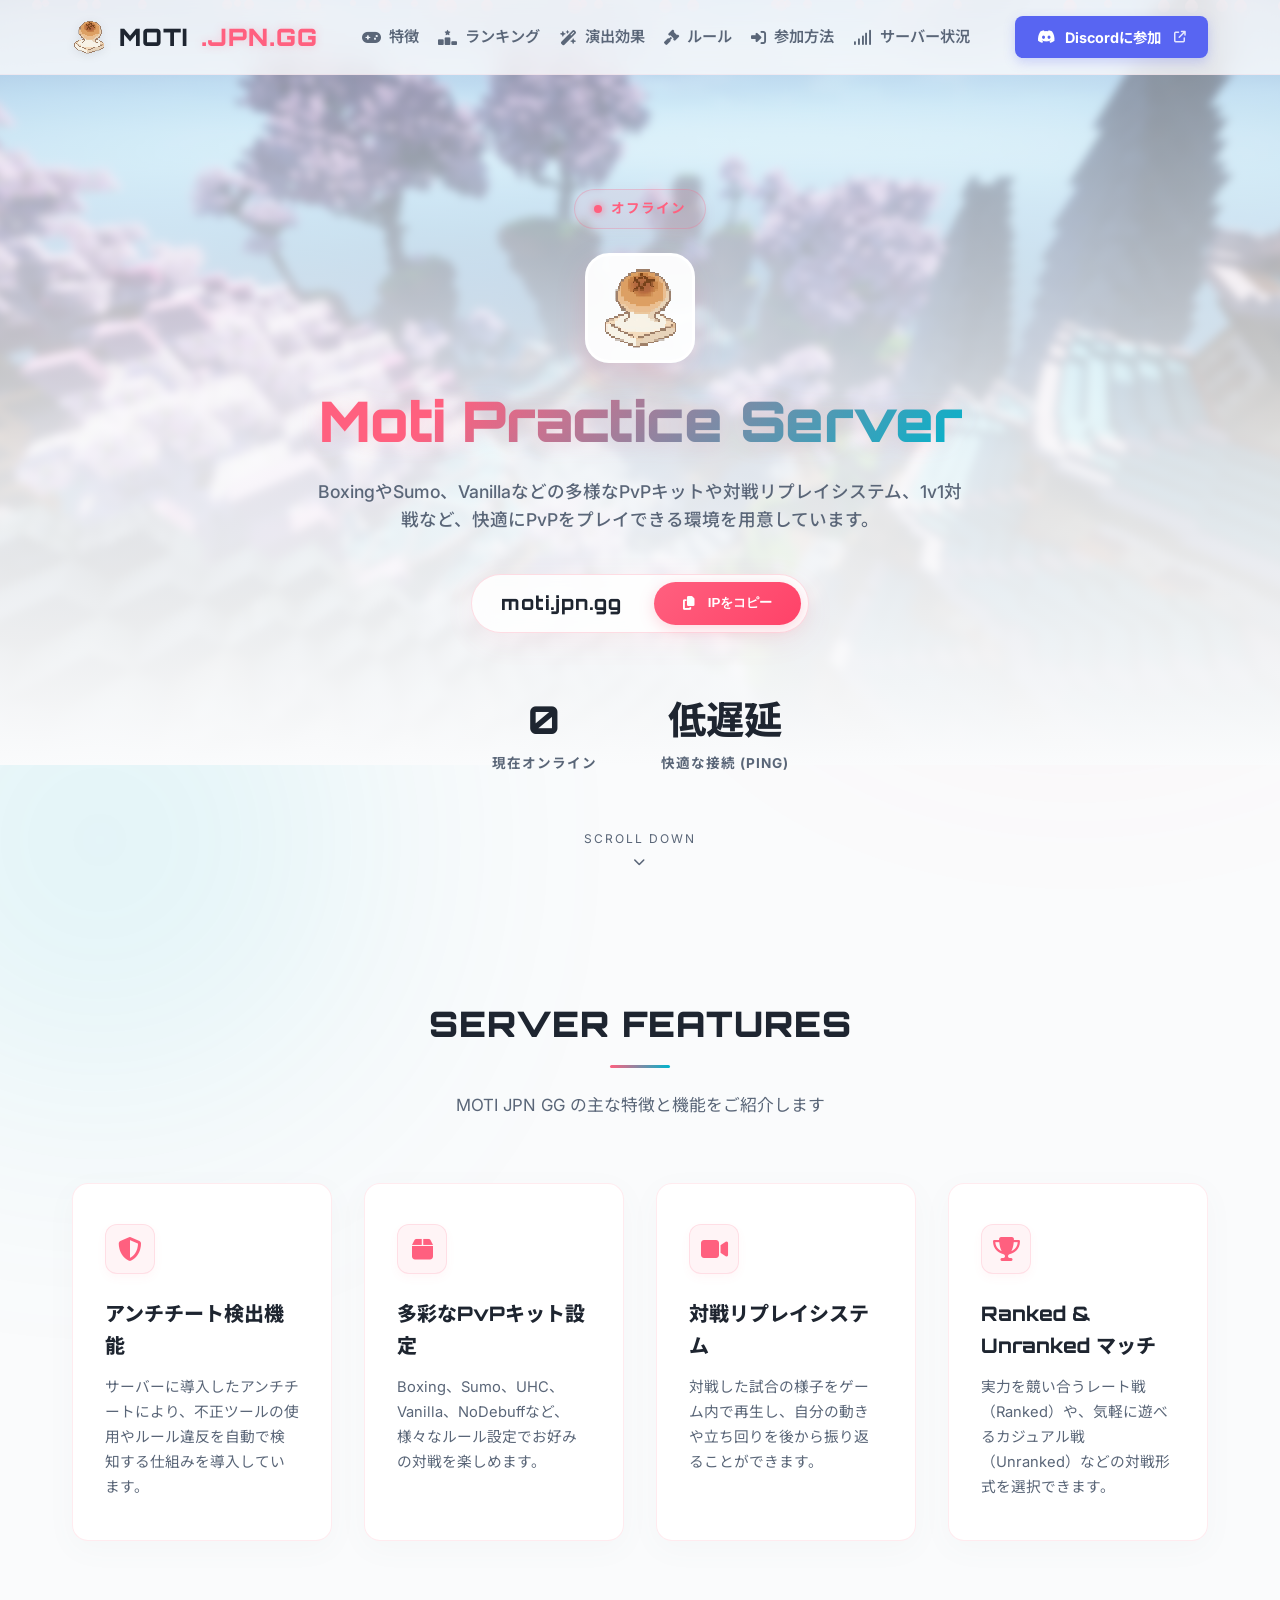
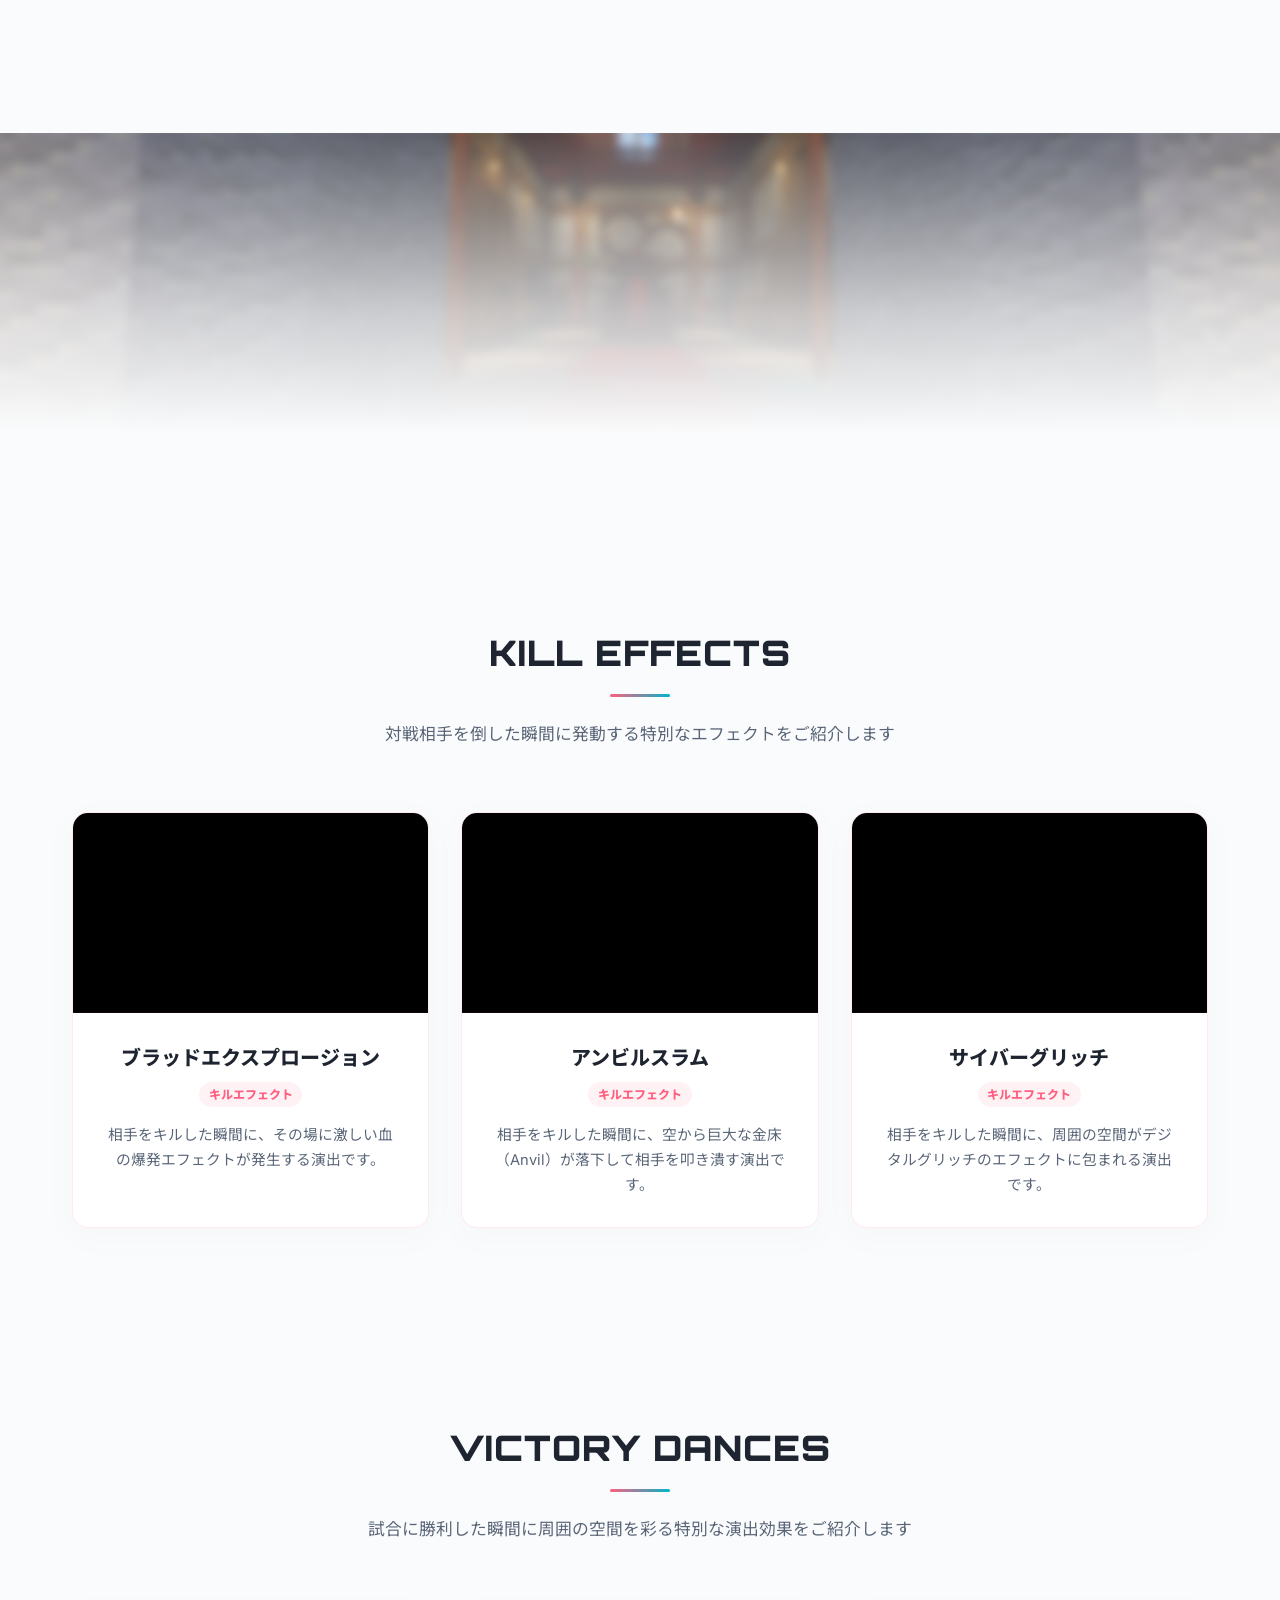
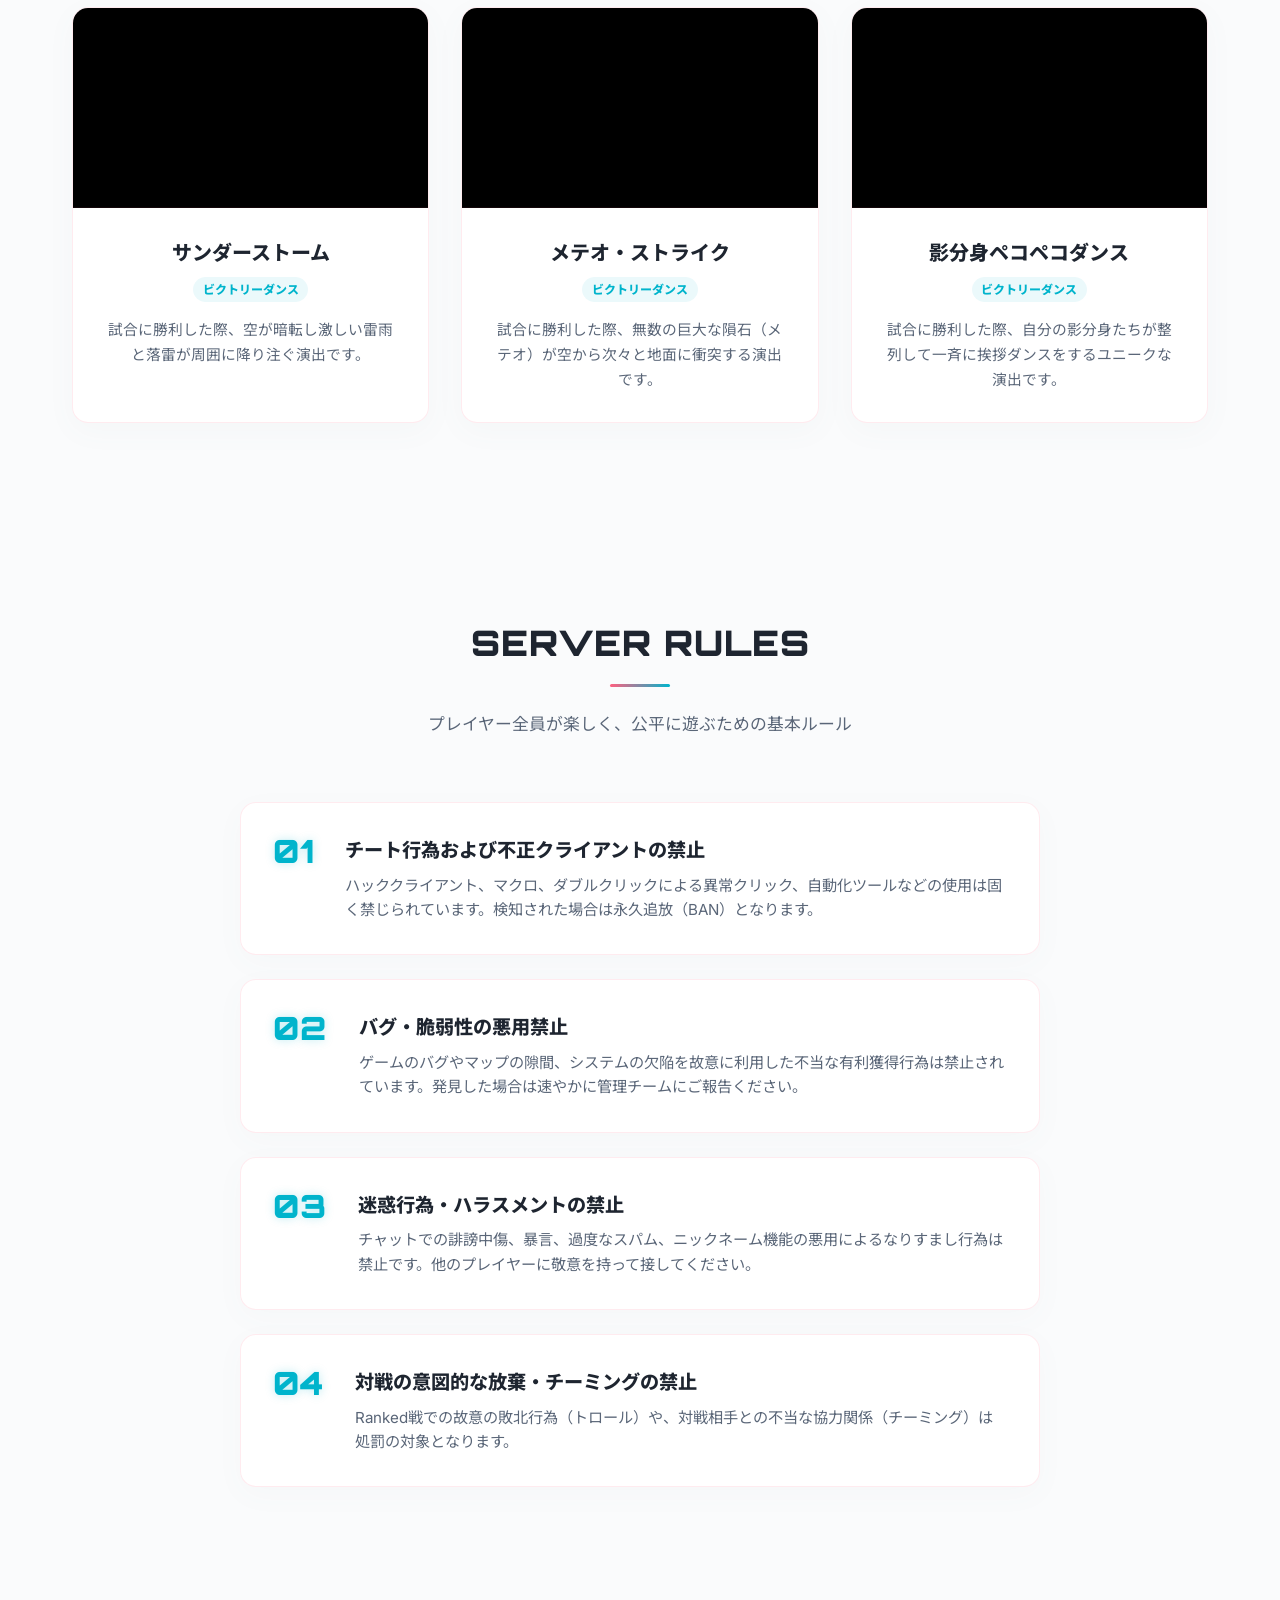
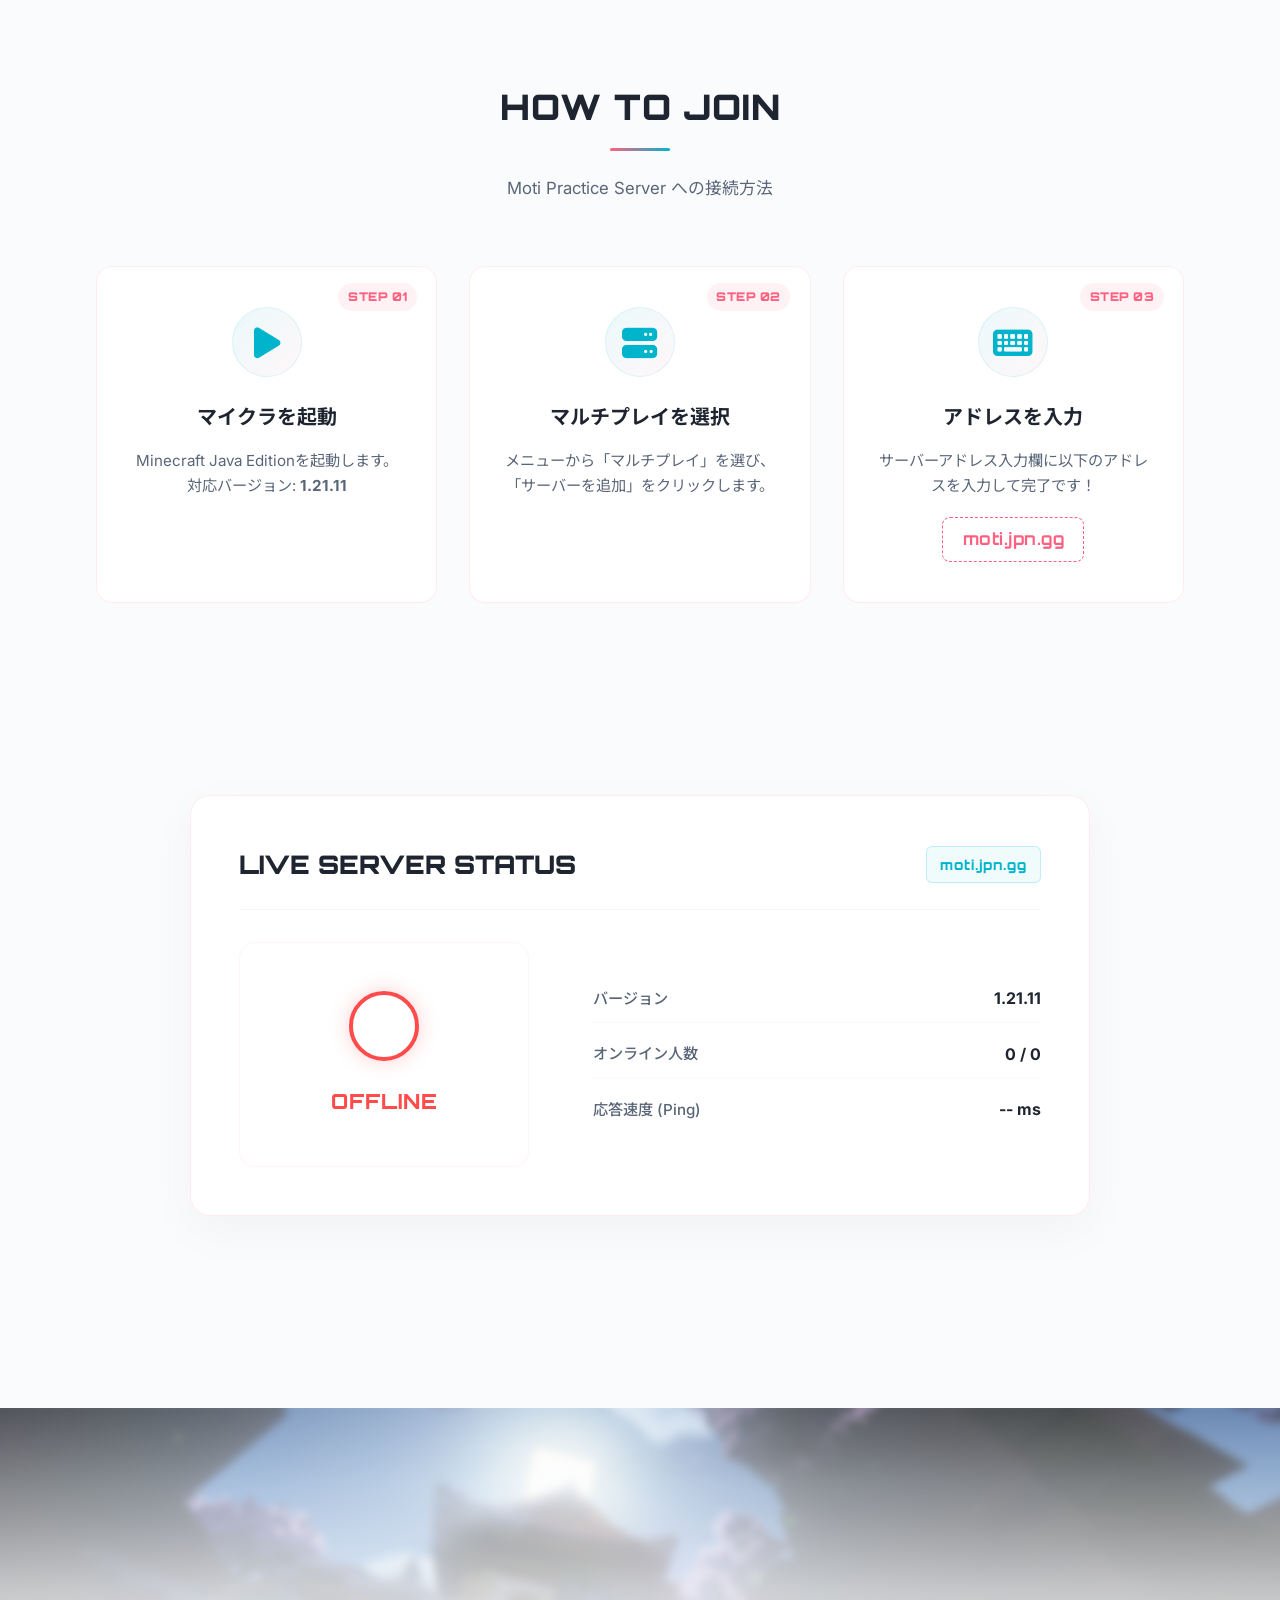
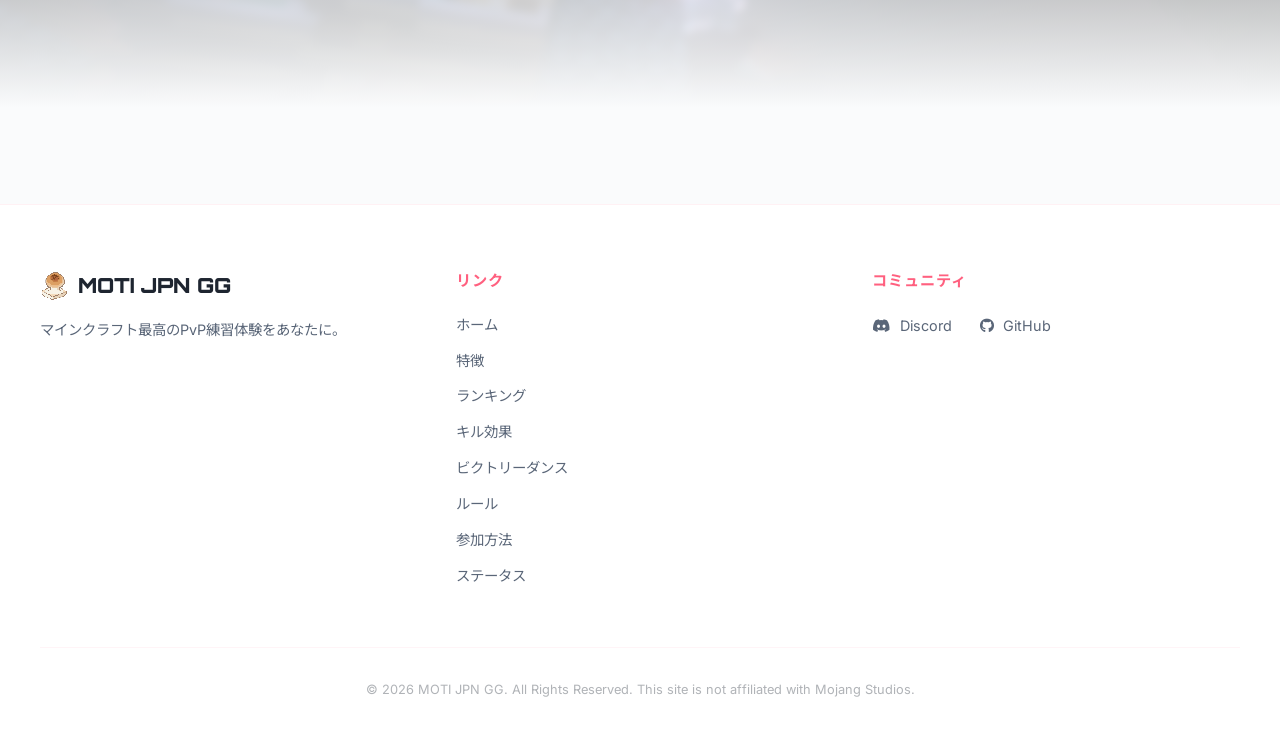
<file: index.html>
<!DOCTYPE html>
<html lang="ja">
<head>
    <meta charset="UTF-8">
    <meta name="viewport" content="width=device-width, initial-scale=1.0">
    <title>MOTI JPN GG | マインクラフト PvP プラクティスサーバー</title>
    <meta name="description" content="MOTI JPN GGは、Sumo, Boxing, Vanilla, UHCなどの充実したキット対戦、アンチチート機能、リプレイ機能を備えたMinecraft PvPプラクティスサーバーです。IP: moti.jpn.gg">
    
    <!-- Google Fonts -->
    <link rel="preconnect" href="https://fonts.googleapis.com">
    <link rel="preconnect" href="https://fonts.gstatic.com" crossorigin>
    <link href="https://fonts.googleapis.com/css2?family=Inter:wght@300;400;600;700;800&family=Orbitron:wght@500;700;900&family=Noto+Sans+JP:wght@400;500;700;900&display=swap" rel="stylesheet">
    
    <!-- FontAwesome Icons -->
    <link rel="stylesheet" href="https://cdnjs.cloudflare.com/ajax/libs/font-awesome/6.4.0/css/all.min.css">
    
    <!-- Favicon (Tab Icon) -->
    <link rel="icon" href="assets/logo.png" type="image/png">
    
    <!-- CSS Stylesheet -->
    <link rel="stylesheet" href="style.css">
</head>
<body>
    <!-- Sakura Falling Background effect container -->
    <div class="sakura-container" id="sakura-container"></div>

    <!-- Background Glows (Sakura Soft Pink & Cyan) -->
    <div class="bg-glow bg-glow-1"></div>
    <div class="bg-glow bg-glow-2"></div>

    <!-- Navigation Header -->
    <header class="header">
        <div class="nav-container">
            <a href="#" class="logo" id="nav-logo">
                <img src="assets/logo.png" alt="Mochi Logo" class="logo-img">
                <span class="logo-moti">MOTI</span><span class="logo-gg">.JPN.GG</span>
            </a>
            
            <nav class="nav-menu" id="nav-menu">
                <a href="index.html#features" class="nav-link" id="link-features"><i class="fa-solid fa-gamepad"></i> 特徴</a>
                <a href="leaderboard.html" class="nav-link" id="link-leaderboard"><i class="fa-solid fa-ranking-star"></i> ランキング</a>
                <a href="index.html#cosmetics" class="nav-link" id="link-cosmetics"><i class="fa-solid fa-wand-magic-sparkles"></i> 演出効果</a>
                <a href="index.html#rules" class="nav-link" id="link-rules"><i class="fa-solid fa-gavel"></i> ルール</a>
                <a href="index.html#join" class="nav-link" id="link-join"><i class="fa-solid fa-right-to-bracket"></i> 参加方法</a>
                <a href="index.html#status" class="nav-link" id="link-status"><i class="fa-solid fa-signal"></i> サーバー状況</a>
            </nav>
            
            <div class="nav-cta">
                <a href="https://discord.gg/aWamq5YGHT" target="_blank" class="btn btn-discord-nav" id="btn-discord-nav">
                    <i class="fa-brands fa-discord"></i> Discordに参加 <i class="fa-solid fa-arrow-up-right-from-square" style="font-size: 0.75rem; margin-left: 0.2rem; opacity: 0.85;"></i>
                </a>
            </div>
            
            <button class="mobile-menu-toggle" id="mobile-menu-toggle" aria-label="Toggle menu">
                <i class="fa-solid fa-bars"></i>
            </button>
        </div>
    </header>

    <!-- Mobile Drawer Menu -->
    <div class="mobile-drawer" id="mobile-drawer">
        <button class="mobile-drawer-close" id="mobile-drawer-close"><i class="fa-solid fa-xmark"></i></button>
        <div class="drawer-links">
            <a href="index.html#home" class="drawer-link" id="drawer-link-home"><i class="fa-solid fa-house"></i> ホーム</a>
            <a href="index.html#features" class="drawer-link" id="drawer-link-features"><i class="fa-solid fa-gamepad"></i> 特徴</a>
            <a href="leaderboard.html" class="drawer-link" id="drawer-link-leaderboard"><i class="fa-solid fa-ranking-star"></i> ランキング</a>
            <a href="index.html#cosmetics" class="drawer-link" id="drawer-link-cosmetics"><i class="fa-solid fa-skull"></i> キル効果</a>
            <a href="index.html#victorydances" class="drawer-link" id="drawer-link-victorydances"><i class="fa-solid fa-trophy"></i> ビクトリーダンス</a>
            <a href="index.html#rules" class="drawer-link" id="drawer-link-rules"><i class="fa-solid fa-gavel"></i> ルール</a>
            <a href="index.html#join" class="drawer-link" id="drawer-link-join"><i class="fa-solid fa-right-to-bracket"></i> 参加方法</a>
            <a href="index.html#status" class="drawer-link" id="drawer-link-status"><i class="fa-solid fa-signal"></i> サーバー状況</a>
            <button class="btn btn-copy-ip" id="btn-copy-ip-drawer" style="margin-top: 2rem; width: 100%;">
                <i class="fa-solid fa-copy"></i> IPをコピー
            </button>
        </div>
    </div>

    <!-- Main Content Container -->
    <main>
        <!-- Hero Section -->
        <section id="home" class="hero-section">
            <div class="hero-banner-container">
                <div class="hero-banner-image" style="background-image: url('assets/lobby.jpg');"></div>
                <div class="hero-banner-overlay"></div>
            </div>
            
            <div class="hero-content">
                <div class="status-badge" id="hero-status-badge">
                    <span class="pulse-indicator"></span>
                    <span class="status-badge-text" id="status-badge-text">読み込み中...</span>
                </div>

                <div class="hero-icon-container">
                    <img src="assets/logo.png" alt="Mochi Mascot" class="hero-mascot-img">
                </div>
                
                <h1 class="hero-title">
                    <span class="text-glow">Moti Practice Server</span>
                </h1>
                
                <p class="hero-description">
                    BoxingやSumo、Vanillaなどの多様なPvPキットや対戦リプレイシステム、1v1対戦など、快適にPvPをプレイできる環境を用意しています。
                </p>

                <!-- Copy IP Card -->
                <div class="copy-ip-container">
                    <div class="ip-display" id="ip-address">moti.jpn.gg</div>
                    <button class="btn-copy-hero" id="btn-copy-ip-hero" aria-label="Copy server IP address">
                        <span class="copy-icon"><i class="fa-solid fa-copy"></i></span>
                        <span class="copy-text">IPをコピー</span>
                    </button>
                </div>
                
                <div class="hero-stats">
                    <div class="stat-card">
                        <span class="stat-number" id="hero-online-count">0</span>
                        <span class="stat-label">現在オンライン</span>
                    </div>
                    <div class="stat-card">
                        <span class="stat-number">低遅延</span>
                        <span class="stat-label">快適な接続 (Ping)</span>
                    </div>
                </div>
            </div>
            
            <div class="scroll-indicator">
                <span>SCROLL DOWN</span>
                <i class="fa-solid fa-chevron-down"></i>
            </div>
        </section>

        <!-- Features Section -->
        <section id="features" class="section">
            <h2 class="section-title">SERVER FEATURES <span class="accent-line"></span></h2>
            <p class="section-subtitle">MOTI JPN GG の主な特徴と機能をご紹介します</p>
            
            <div class="grid-container">
                <!-- Feature 1 -->
                <div class="feature-card">
                    <div class="feature-icon"><i class="fa-solid fa-shield-halved"></i></div>
                    <h3>アンチチート検出機能</h3>
                    <p>サーバーに導入したアンチチートにより、不正ツールの使用やルール違反を自動で検知する仕組みを導入しています。</p>
                </div>
                
                <!-- Feature 2 -->
                <div class="feature-card">
                    <div class="feature-icon"><i class="fa-solid fa-box"></i></div>
                    <h3>多彩なPvPキット設定</h3>
                    <p>Boxing、Sumo、UHC、Vanilla、NoDebuffなど、様々なルール設定でお好みの対戦を楽しめます。</p>
                </div>
                
                <!-- Feature 3 -->
                <div class="feature-card">
                    <div class="feature-icon"><i class="fa-solid fa-video"></i></div>
                    <h3>対戦リプレイシステム</h3>
                    <p>対戦した試合の様子をゲーム内で再生し、自分の動きや立ち回りを後から振り返ることができます。</p>
                </div>

                <!-- Feature 4 -->
                <div class="feature-card">
                    <div class="feature-icon"><i class="fa-solid fa-trophy"></i></div>
                    <h3>Ranked & Unranked マッチ</h3>
                    <p>実力を競い合うレート戦（Ranked）や、気軽に遊べるカジュアル戦（Unranked）などの対戦形式を選択できます。</p>
                </div>
            </div>
        </section>

        <!-- Middle Banner Section -->
        <section class="mid-banner-section">
            <div class="banner-container">
                <div class="banner-image" style="background-image: url('assets/middle_banner.png');"></div>
                <div class="banner-overlay"></div>
            </div>
        </section>


        <!-- Kill Effects Section -->
        <section id="cosmetics" class="section">
            <h2 class="section-title">KILL EFFECTS <span class="accent-line"></span></h2>
            <p class="section-subtitle">対戦相手を倒した瞬間に発動する特別なエフェクトをご紹介します</p>
            
            <div class="grid-container">
                <!-- Video 1 -->
                <div class="feature-card cosmetic-card">
                    <div class="video-wrapper">
                        <video class="cosmetic-video" autoplay loop muted playsinline>
                            <source src="assets/blood_explosion.mp4" type="video/mp4">
                            お使いのブラウザは動画の再生に対応していません。
                        </video>
                    </div>
                    <div class="cosmetic-info">
                        <h3>ブラッドエクスプロージョン</h3>
                        <span class="cosmetic-badge killeffect-badge">キルエフェクト</span>
                        <p>相手をキルした瞬間に、その場に激しい血の爆発エフェクトが発生する演出です。</p>
                    </div>
                </div>
                
                <!-- Video 2 -->
                <div class="feature-card cosmetic-card">
                    <div class="video-wrapper">
                        <video class="cosmetic-video" autoplay loop muted playsinline>
                            <source src="assets/anvil_slam.mp4" type="video/mp4">
                            お使いのブラウザは動画の再生に対応していません。
                        </video>
                    </div>
                    <div class="cosmetic-info">
                        <h3>アンビルスラム</h3>
                        <span class="cosmetic-badge killeffect-badge">キルエフェクト</span>
                        <p>相手をキルした瞬間に、空から巨大な金床（Anvil）が落下して相手を叩き潰す演出です。</p>
                    </div>
                </div>
                
                <!-- Video 3 -->
                <div class="feature-card cosmetic-card">
                    <div class="video-wrapper">
                        <video class="cosmetic-video" autoplay loop muted playsinline>
                            <source src="assets/cyber_glitch.mp4" type="video/mp4">
                            お使いのブラウザは動画の再生に対応していません。
                        </video>
                    </div>
                    <div class="cosmetic-info">
                        <h3>サイバーグリッチ</h3>
                        <span class="cosmetic-badge killeffect-badge">キルエフェクト</span>
                        <p>相手をキルした瞬間に、周囲の空間がデジタルグリッチのエフェクトに包まれる演出です。</p>
                    </div>
                </div>
            </div>
        </section>

        <!-- Victory Dances Section -->
        <section id="victorydances" class="section">
            <h2 class="section-title">VICTORY DANCES <span class="accent-line"></span></h2>
            <p class="section-subtitle">試合に勝利した瞬間に周囲の空間を彩る特別な演出効果をご紹介します</p>
            
            <div class="grid-container">
                <!-- Video 1 -->
                <div class="feature-card cosmetic-card">
                    <div class="video-wrapper">
                        <video class="cosmetic-video" autoplay loop muted playsinline>
                            <source src="assets/thunderstorm.mp4" type="video/mp4">
                            お使いのブラウザは動画の再生に対応していません。
                        </video>
                    </div>
                    <div class="cosmetic-info">
                        <h3>サンダーストーム</h3>
                        <span class="cosmetic-badge victorydance-badge">ビクトリーダンス</span>
                        <p>試合に勝利した際、空が暗転し激しい雷雨と落雷が周囲に降り注ぐ演出です。</p>
                    </div>
                </div>
                
                <!-- Video 2 -->
                <div class="feature-card cosmetic-card">
                    <div class="video-wrapper">
                        <video class="cosmetic-video" autoplay loop muted playsinline>
                            <source src="assets/meteor_strike.mp4" type="video/mp4">
                            お使いのブラウザは動画の再生に対応していません。
                        </video>
                    </div>
                    <div class="cosmetic-info">
                        <h3>メテオ・ストライク</h3>
                        <span class="cosmetic-badge victorydance-badge">ビクトリーダンス</span>
                        <p>試合に勝利した際、無数の巨大な隕石（メテオ）が空から次々と地面に衝突する演出です。</p>
                    </div>
                </div>
                
                <!-- Video 3 -->
                <div class="feature-card cosmetic-card">
                    <div class="video-wrapper">
                        <video class="cosmetic-video" autoplay loop muted playsinline>
                            <source src="assets/shadow_clone.mp4" type="video/mp4">
                            お使いのブラウザは動画の再生に対応していません。
                        </video>
                    </div>
                    <div class="cosmetic-info">
                        <h3>影分身ペコペコダンス</h3>
                        <span class="cosmetic-badge victorydance-badge">ビクトリーダンス</span>
                        <p>試合に勝利した際、自分の影分身たちが整列して一斉に挨拶ダンスをするユニークな演出です。</p>
                    </div>
                </div>
            </div>
        </section>

        <!-- Rules Section -->
        <section id="rules" class="section">
            <h2 class="section-title">SERVER RULES <span class="accent-line"></span></h2>
            <p class="section-subtitle">プレイヤー全員が楽しく、公平に遊ぶための基本ルール</p>
            
            <div class="rules-container">
                <div class="rule-item">
                    <div class="rule-number">01</div>
                    <div class="rule-content">
                        <h3>チート行為および不正クライアントの禁止</h3>
                        <p>ハッククライアント、マクロ、ダブルクリックによる異常クリック、自動化ツールなどの使用は固く禁じられています。検知された場合は永久追放（BAN）となります。</p>
                    </div>
                </div>
                
                <div class="rule-item">
                    <div class="rule-number">02</div>
                    <div class="rule-content">
                        <h3>バグ・脆弱性の悪用禁止</h3>
                        <p>ゲームのバグやマップの隙間、システムの欠陥を故意に利用した不当な有利獲得行為は禁止されています。発見した場合は速やかに管理チームにご報告ください。</p>
                    </div>
                </div>

                <div class="rule-item">
                    <div class="rule-number">03</div>
                    <div class="rule-content">
                        <h3>迷惑行為・ハラスメントの禁止</h3>
                        <p>チャットでの誹謗中傷、暴言、過度なスパム、ニックネーム機能の悪用によるなりすまし行為は禁止です。他のプレイヤーに敬意を持って接してください。</p>
                    </div>
                </div>
                
                <div class="rule-item">
                    <div class="rule-number">04</div>
                    <div class="rule-content">
                        <h3>対戦の意図的な放棄・チーミングの禁止</h3>
                        <p>Ranked戦での故意の敗北行為（トロール）や、対戦相手との不当な協力関係（チーミング）は処罰の対象となります。</p>
                    </div>
                </div>
            </div>
        </section>

        <!-- How to Join Section -->
        <section id="join" class="section">
            <h2 class="section-title">HOW TO JOIN <span class="accent-line"></span></h2>
            <p class="section-subtitle">Moti Practice Server への接続方法</p>
            
            <div class="join-steps-container">
                <!-- Step 1 -->
                <div class="join-step-card">
                    <div class="step-badge">STEP 01</div>
                    <div class="step-icon"><i class="fa-solid fa-play"></i></div>
                    <h3>マイクラを起動</h3>
                    <p>Minecraft Java Editionを起動します。<br>対応バージョン: <strong>1.21.11</strong></p>
                </div>
                
                <!-- Step 2 -->
                <div class="join-step-card">
                    <div class="step-badge">STEP 02</div>
                    <div class="step-icon"><i class="fa-solid fa-server"></i></div>
                    <h3>マルチプレイを選択</h3>
                    <p>メニューから「マルチプレイ」を選び、「サーバーを追加」をクリックします。</p>
                </div>
                
                <!-- Step 3 -->
                <div class="join-step-card">
                    <div class="step-badge">STEP 03</div>
                    <div class="step-icon"><i class="fa-solid fa-keyboard"></i></div>
                    <h3>アドレスを入力</h3>
                    <p>サーバーアドレス入力欄に以下のアドレスを入力して完了です！</p>
                    <div class="join-ip-box">moti.jpn.gg</div>
                </div>
            </div>
        </section>

        <!-- Server Status Section -->
        <section id="status" class="section">
            <div class="status-card-premium">
                <div class="status-header">
                    <h2>LIVE SERVER STATUS</h2>
                    <span class="server-ip-badge">moti.jpn.gg</span>
                </div>
                
                <div class="status-body">
                    <div class="status-indicator-large">
                        <div class="indicator-ring" id="status-ring"></div>
                        <div class="indicator-text" id="status-text-large">接続中...</div>
                    </div>
                    
                    <div class="status-details">
                        <div class="detail-row">
                            <span class="detail-label">バージョン</span>
                            <span class="detail-value" id="status-version">1.21.11</span>
                        </div>
                        <div class="detail-row">
                            <span class="detail-label">オンライン人数</span>
                            <span class="detail-value" id="status-players">0 / 0</span>
                        </div>

                        <div class="detail-row">
                            <span class="detail-label">応答速度 (Ping)</span>
                            <span class="detail-value" id="status-ping">-- ms</span>
                        </div>
                    </div>
                </div>
            </div>
        </section>

        <!-- Bottom Banner Section -->
        <section class="bottom-banner-section">
            <div class="banner-container">
                <div class="banner-image" style="background-image: url('assets/bottom_banner.png');"></div>
                <div class="banner-overlay"></div>
            </div>
        </section>
    </main>

    <!-- Footer -->
    <footer class="footer">
        <div class="footer-container">
            <div class="footer-brand">
                <div class="footer-logo-row">
                    <img src="assets/logo.png" alt="Mochi Logo" class="footer-logo-img">
                    <h3>MOTI JPN GG</h3>
                </div>
                <p>マインクラフト最高のPvP練習体験をあなたに。</p>
            </div>
            <div class="footer-links">
                <h4>リンク</h4>
                <a href="#home">ホーム</a>
                <a href="#features">特徴</a>
                <a href="#leaderboard">ランキング</a>
                <a href="#cosmetics">キル効果</a>
                <a href="#victorydances">ビクトリーダンス</a>
                <a href="#rules">ルール</a>
                <a href="#join">参加方法</a>
                <a href="#status">ステータス</a>
            </div>
            <div class="footer-social">
                <h4>コミュニティ</h4>
                <a href="https://discord.gg/aWamq5YGHT" target="_blank" aria-label="Join Discord"><i class="fa-brands fa-discord"></i> Discord</a>
                <a href="https://github.com/your-repo" target="_blank" aria-label="Github Repository"><i class="fa-brands fa-github"></i> GitHub</a>
            </div>
        </div>
        <div class="footer-bottom">
            <p>&copy; 2026 MOTI JPN GG. All Rights Reserved. This site is not affiliated with Mojang Studios.</p>
        </div>
    </footer>

    <!-- Copy Toast Notification -->
    <div class="toast" id="toast">
        <i class="fa-solid fa-circle-check"></i> IPアドレスをクリップボードにコピーしました！
    </div>

    <!-- JavaScript logic -->
    <script src="app.js"></script>
</body>
</html>
</file>
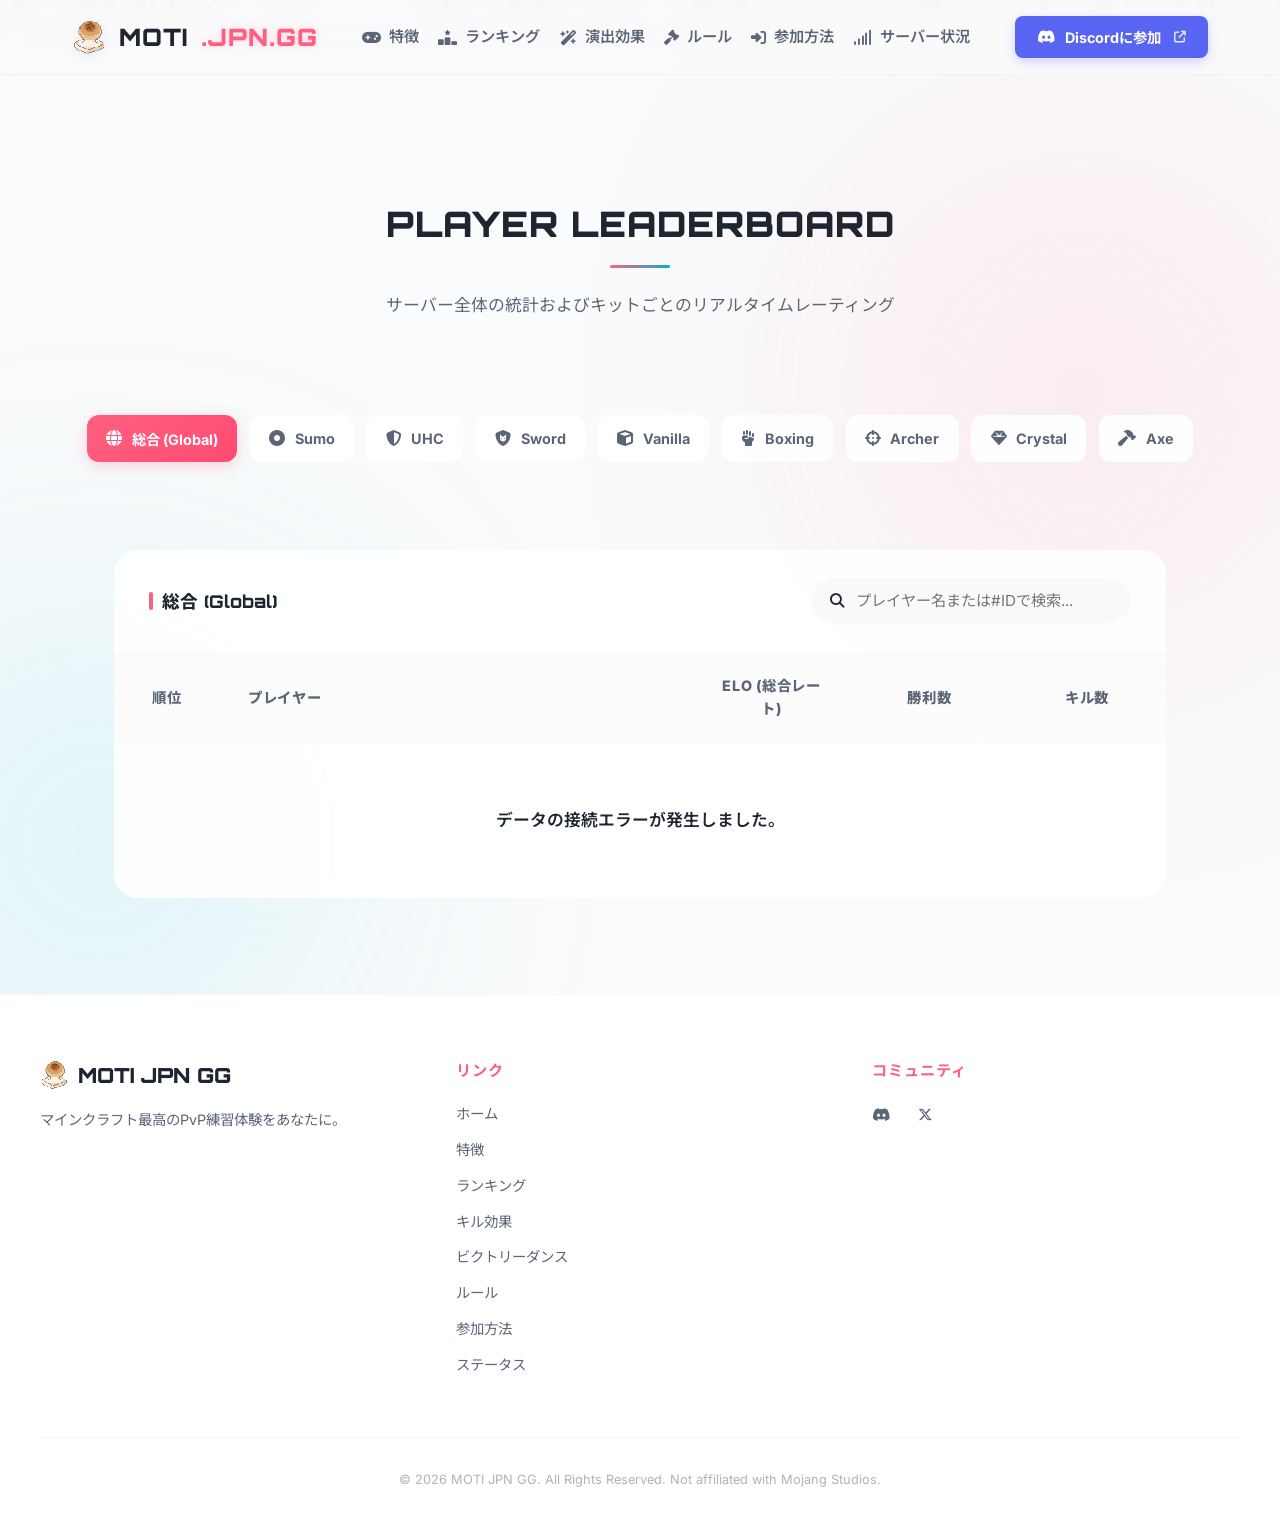
<file: leaderboard.html>
<!DOCTYPE html>
<html lang="ja">
<head>
    <meta charset="UTF-8">
    <meta name="viewport" content="width=device-width, initial-scale=1.0">
    <title>MOTI JPN GG | ランキングリーダーボード</title>
    <meta name="description" content="MOTI JPN GGのマインクラフト PvP プラクティスサーバー公式リアルタイムランキング。各キット対戦のELOレートとトッププレイヤー情報を掲載。">
    
    <!-- Google Fonts -->
    <link rel="preconnect" href="https://fonts.googleapis.com">
    <link rel="preconnect" href="https://fonts.gstatic.com" crossorigin>
    <link href="https://fonts.googleapis.com/css2?family=Inter:wght@300;400;600;700;800&family=Orbitron:wght@500;700;900&family=Noto+Sans+JP:wght@400;500;700;900&display=swap" rel="stylesheet">
    
    <!-- FontAwesome Icons -->
    <link rel="stylesheet" href="https://cdnjs.cloudflare.com/ajax/libs/font-awesome/6.4.0/css/all.min.css">
    
    <!-- Favicon (Tab Icon) -->
    <link rel="icon" href="assets/logo.png" type="image/png">
    
    <!-- CSS Stylesheet -->
    <link rel="stylesheet" href="style.css">
</head>
<body>
    <!-- Sakura Falling Background effect container -->
    <div class="sakura-container" id="sakura-container"></div>

    <!-- Background Glows (Sakura Soft Pink & Cyan) -->
    <div class="bg-glow bg-glow-1"></div>
    <div class="bg-glow bg-glow-2"></div>

    <!-- Navigation Header -->
    <header class="header">
        <div class="nav-container">
            <a href="index.html" class="logo" id="nav-logo">
                <img src="assets/logo.png" alt="Mochi Logo" class="logo-img">
                <span class="logo-moti">MOTI</span><span class="logo-gg">.JPN.GG</span>
            </a>
            
            <nav class="nav-menu" id="nav-menu">
                <a href="index.html#features" class="nav-link" id="link-features"><i class="fa-solid fa-gamepad"></i> 特徴</a>
                <a href="leaderboard.html" class="nav-link active" id="link-leaderboard"><i class="fa-solid fa-ranking-star"></i> ランキング</a>
                <a href="index.html#cosmetics" class="nav-link" id="link-cosmetics"><i class="fa-solid fa-wand-magic-sparkles"></i> 演出効果</a>
                <a href="index.html#rules" class="nav-link" id="link-rules"><i class="fa-solid fa-gavel"></i> ルール</a>
                <a href="index.html#join" class="nav-link" id="link-join"><i class="fa-solid fa-right-to-bracket"></i> 参加方法</a>
                <a href="index.html#status" class="nav-link" id="link-status"><i class="fa-solid fa-signal"></i> サーバー状況</a>
            </nav>
            
            <div class="nav-cta">
                <a href="https://discord.gg/aWamq5YGHT" target="_blank" class="btn btn-discord-nav" id="btn-discord-nav">
                    <i class="fa-brands fa-discord"></i> Discordに参加 <i class="fa-solid fa-arrow-up-right-from-square" style="font-size: 0.75rem; margin-left: 0.2rem; opacity: 0.85;"></i>
                </a>
            </div>
            
            <button class="mobile-menu-toggle" id="mobile-menu-toggle" aria-label="Toggle menu">
                <i class="fa-solid fa-bars"></i>
            </button>
        </div>
    </header>

    <!-- Mobile Drawer Menu -->
    <div class="mobile-drawer" id="mobile-drawer">
        <button class="mobile-drawer-close" id="mobile-drawer-close"><i class="fa-solid fa-xmark"></i></button>
        <div class="drawer-links">
            <a href="index.html#home" class="drawer-link" id="drawer-link-home"><i class="fa-solid fa-house"></i> ホーム</a>
            <a href="index.html#features" class="drawer-link" id="drawer-link-features"><i class="fa-solid fa-gamepad"></i> 特徴</a>
            <a href="leaderboard.html" class="drawer-link active" id="drawer-link-leaderboard"><i class="fa-solid fa-ranking-star"></i> ランキング</a>
            <a href="index.html#cosmetics" class="drawer-link" id="drawer-link-cosmetics"><i class="fa-solid fa-skull"></i> キル効果</a>
            <a href="index.html#victorydances" class="drawer-link" id="drawer-link-victorydances"><i class="fa-solid fa-trophy"></i> ビクトリーダンス</a>
            <a href="index.html#rules" class="drawer-link" id="drawer-link-rules"><i class="fa-solid fa-gavel"></i> ルール</a>
            <a href="index.html#join" class="drawer-link" id="drawer-link-join"><i class="fa-solid fa-right-to-bracket"></i> 参加方法</a>
            <a href="index.html#status" class="drawer-link" id="drawer-link-status"><i class="fa-solid fa-signal"></i> サーバー状況</a>
            <button class="btn btn-copy-ip" id="btn-copy-ip-drawer" style="margin-top: 2rem; width: 100%;">
                <i class="fa-solid fa-copy"></i> IPをコピー
            </button>
        </div>
    </div>

    <!-- Main Content Container -->
    <main style="padding-top: 100px; min-height: calc(100vh - 300px);">
        <!-- Leaderboard Hero Header -->
        <section class="section" style="padding-bottom: 0;">
            <h2 class="section-title">PLAYER LEADERBOARD <span class="accent-line"></span></h2>
            <p class="section-subtitle">サーバー全体の統計およびキットごとのリアルタイムレーティング</p>
        </section>

        <!-- Kit Selector Section -->
        <section class="kit-selector-section">
            <div class="kit-selector-container">
                <div class="kit-tabs">
                    <button class="kit-tab active" data-kit="global">
                        <i class="fa-solid fa-globe"></i>
                        <span>総合 (Global)</span>
                    </button>
                    <button class="kit-tab" data-kit="sumo">
                        <i class="fa-solid fa-circle-dot"></i>
                        <span>Sumo</span>
                    </button>
                    <button class="kit-tab" data-kit="uhc">
                        <i class="fa-solid fa-shield-halved"></i>
                        <span>UHC</span>
                    </button>
                    <button class="kit-tab" data-kit="sword">
                        <i class="fa-solid fa-shield-cat"></i>
                        <span>Sword</span>
                    </button>
                    <button class="kit-tab" data-kit="vanilla">
                        <i class="fa-solid fa-cube"></i>
                        <span>Vanilla</span>
                    </button>
                    <button class="kit-tab" data-kit="boxing">
                        <i class="fa-solid fa-hand-fist"></i>
                        <span>Boxing</span>
                    </button>
                    <button class="kit-tab" data-kit="archer">
                        <i class="fa-solid fa-crosshairs"></i>
                        <span>Archer</span>
                    </button>
                    <button class="kit-tab" data-kit="crystal">
                        <i class="fa-solid fa-gem"></i>
                        <span>Crystal</span>
                    </button>
                    <button class="kit-tab" data-kit="axe">
                        <i class="fa-solid fa-hammer"></i>
                        <span>Axe</span>
                    </button>
                </div>
            </div>
        </section>

        <!-- Leaderboard Table Section -->
        <section class="section" style="padding-top: 1rem; padding-bottom: 6rem;">
            <div class="leaderboard-container">
                <div class="leaderboard-card">
                    <div class="leaderboard-header">
                        <div class="active-kit-label">
                            <span id="current-kit-title">総合 (Global)</span>
                        </div>
                        <div class="leaderboard-search">
                            <i class="fa-solid fa-magnifying-glass"></i>
                            <input type="text" id="leaderboard-search-input" placeholder="プレイヤー名または#IDで検索...">
                        </div>
                    </div>
                    <div class="leaderboard-table-wrapper">
                        <table class="leaderboard-table">
                            <thead>
                                <tr>
                                    <th style="width: 10%;">順位</th>
                                    <th style="width: 45%; text-align: left;">プレイヤー</th>
                                    <th style="width: 15%;" id="th-rating-type">ELO (総合レート)</th>
                                    <th style="width: 15%;">勝利数</th>
                                    <th style="width: 15%;" id="th-extra-type">キル数</th>
                                </tr>
                            </thead>
                            <tbody id="leaderboard-body">
                                <tr>
                                    <td colspan="5" class="leaderboard-empty" id="leaderboard-status-text">
                                        <div class="spinner-inline"></div> ランキングデータを読み込み中...
                                    </td>
                                </tr>
                            </tbody>
                        </table>
                    </div>
                </div>
            </div>
        </section>
    </main>

    <!-- Footer -->
    <footer class="footer">
        <div class="footer-container">
            <div class="footer-brand">
                <div class="footer-logo-row">
                    <img src="assets/logo.png" alt="Mochi Logo" class="footer-logo-img">
                    <h3>MOTI JPN GG</h3>
                </div>
                <p>マインクラフト最高のPvP練習体験をあなたに。</p>
            </div>
            <div class="footer-links">
                <h4>リンク</h4>
                <a href="index.html#home">ホーム</a>
                <a href="index.html#features">特徴</a>
                <a href="leaderboard.html">ランキング</a>
                <a href="index.html#cosmetics">キル効果</a>
                <a href="index.html#victorydances">ビクトリーダンス</a>
                <a href="index.html#rules">ルール</a>
                <a href="index.html#join">参加方法</a>
                <a href="index.html#status">ステータス</a>
            </div>
            <div class="footer-social">
                <h4>コミュニティ</h4>
                <div class="social-icons">
                    <a href="https://discord.gg/aWamq5YGHT" target="_blank" aria-label="Discord"><i class="fa-brands fa-discord"></i></a>
                    <a href="https://twitter.com/motijpngg" target="_blank" aria-label="Twitter"><i class="fa-brands fa-x-twitter"></i></a>
                </div>
            </div>
        </div>
        <div class="footer-bottom">
            <p>&copy; 2026 MOTI JPN GG. All Rights Reserved. Not affiliated with Mojang Studios.</p>
        </div>
    </footer>

    <!-- JS Scripts -->
    <script src="app.js"></script>
</body>
</html>
</file>
<file: style.css>
/* ==========================================================================
   MOTI JPN GG Premium Light Theme CSS (White-Dominant Sakura Design)
   ========================================================================== */

/* Variables */
:root {
    --bg-color: #fafbfc;
    --card-bg: rgba(255, 255, 255, 0.94);
    --card-border: rgba(255, 120, 147, 0.15);
    --text-primary: #1e2530;
    --text-secondary: #5a6678;
    --accent-color: #ff607f; /* Sakura Cherry Pink */
    --accent-glow: rgba(255, 96, 127, 0.25);
    --secondary-color: #00b4cc; /* Japanese Traditional Roof Cyan */
    --secondary-glow: rgba(0, 180, 204, 0.25);
    --success-color: #10b981;
    --transition-speed: 0.3s;
    --font-primary: 'Inter', 'Noto Sans JP', sans-serif;
    --font-heading: 'Orbitron', 'Noto Sans JP', sans-serif;
}

/* Reset */
* {
    margin: 0;
    padding: 0;
    box-sizing: border-box;
    scroll-behavior: smooth;
}

body {
    background-color: var(--bg-color);
    color: var(--text-primary);
    font-family: var(--font-primary);
    line-height: 1.6;
    overflow-x: hidden;
}

/* Background Glow Effects */
.bg-glow {
    position: absolute;
    width: 600px;
    height: 600px;
    border-radius: 50%;
    filter: blur(140px);
    opacity: 0.25;
    pointer-events: none;
    z-index: -1;
}

.bg-glow-1 {
    top: 10%;
    right: -100px;
    background: radial-gradient(circle, var(--accent-color) 0%, transparent 70%);
}

.bg-glow-2 {
    top: 60%;
    left: -200px;
    background: radial-gradient(circle, var(--secondary-color) 0%, transparent 70%);
}

/* Scrollbar Customization */
::-webkit-scrollbar {
    width: 8px;
}

::-webkit-scrollbar-track {
    background: var(--bg-color);
}

::-webkit-scrollbar-thumb {
    background: rgba(255, 96, 127, 0.35);
    border-radius: 4px;
}

::-webkit-scrollbar-thumb:hover {
    background: var(--accent-color);
}

/* Header & Navigation */
.header {
    position: fixed;
    top: 0;
    left: 0;
    width: 100%;
    z-index: 100;
    backdrop-filter: blur(15px);
    background-color: rgba(250, 251, 252, 0.8);
    border-bottom: 1px solid rgba(255, 120, 147, 0.08);
    transition: all var(--transition-speed);
}

.header.scrolled {
    padding: 0.4rem 0;
    background-color: rgba(255, 255, 255, 0.95);
    box-shadow: 0 4px 20px rgba(100, 116, 139, 0.05);
}

.nav-container {
    max-width: 1200px;
    margin: 0 auto;
    padding: 1rem 2rem;
    display: flex;
    justify-content: space-between;
    align-items: center;
}

.logo {
    display: flex;
    align-items: center;
    gap: 0.8rem;
    font-family: var(--font-heading);
    font-size: 1.5rem;
    font-weight: 900;
    text-decoration: none;
    letter-spacing: 1px;
}

.logo-img {
    height: 34px;
    width: auto;
    image-rendering: pixelated;
    filter: drop-shadow(0 2px 5px rgba(0, 0, 0, 0.08));
}

.logo-moti {
    color: var(--text-primary);
}

.logo-gg {
    color: var(--accent-color);
    text-shadow: 0 0 8px var(--accent-glow);
}

.nav-menu {
    display: flex;
    gap: 1.2rem;
}

.nav-link {
    color: var(--text-secondary);
    text-decoration: none;
    font-size: 0.95rem;
    font-weight: 600;
    transition: color var(--transition-speed);
    display: flex;
    align-items: center;
    gap: 0.5rem;
    position: relative;
    padding: 0.4rem 0;
}

.nav-link:hover, .nav-link.active {
    color: var(--accent-color);
}

.nav-link.active::after {
    content: '';
    position: absolute;
    bottom: -2px;
    left: 0;
    width: 100%;
    height: 3px;
    background: linear-gradient(90deg, var(--accent-color) 0%, var(--secondary-color) 100%);
    border-radius: 10px;
    box-shadow: 0 1px 5px var(--accent-glow);
}

/* Buttons */
.btn {
    background: linear-gradient(135deg, var(--accent-color) 0%, #ff4268 100%);
    color: white;
    border: none;
    padding: 0.7rem 1.4rem;
    border-radius: 50px;
    font-weight: 700;
    cursor: pointer;
    transition: all var(--transition-speed);
    font-family: var(--font-primary);
    box-shadow: 0 4px 15px var(--accent-glow);
}

.btn:hover {
    transform: translateY(-2px);
    box-shadow: 0 6px 20px rgba(255, 96, 127, 0.45);
}

.btn:active {
    transform: translateY(1px);
}


.btn-discord-nav {
    background: #5865F2; /* Discord Blurple */
    color: white;
    text-decoration: none;
    display: inline-flex;
    align-items: center;
    gap: 0.6rem;
    padding: 0.6rem 1.4rem;
    border-radius: 8px; /* Slightly rounded rectangle like in the user's upload */
    font-weight: 700;
    font-size: 0.9rem;
    box-shadow: 0 4px 12px rgba(88, 101, 242, 0.25);
    transition: all var(--transition-speed);
}

.btn-discord-nav:hover {
    background: #4752c4;
    transform: translateY(-2px);
    box-shadow: 0 6px 18px rgba(88, 101, 242, 0.4);
}

.btn-discord-nav:active {
    transform: translateY(1px);
}

/* Mobile Toggle */
.mobile-menu-toggle {
    display: none;
    background: none;
    border: none;
    color: var(--text-primary);
    font-size: 1.5rem;
    cursor: pointer;
}

/* Mobile Drawer */
.mobile-drawer {
    position: fixed;
    top: 0;
    right: -100%;
    width: 300px;
    height: 100vh;
    background-color: rgba(255, 255, 255, 0.98);
    backdrop-filter: blur(20px);
    z-index: 1000;
    padding: 3rem 2rem;
    display: flex;
    flex-direction: column;
    transition: right 0.4s cubic-bezier(0.77, 0.2, 0.05, 1.0);
    border-left: 1px solid rgba(255, 120, 147, 0.1);
}

.mobile-drawer.open {
    right: 0;
}

.mobile-drawer-close {
    position: absolute;
    top: 1.5rem;
    right: 1.5rem;
    background: none;
    border: none;
    color: var(--text-primary);
    font-size: 1.8rem;
    cursor: pointer;
}

.drawer-links {
    display: flex;
    flex-direction: column;
    gap: 1.5rem;
    margin-top: 3rem;
}

.drawer-link {
    color: var(--text-secondary);
    text-decoration: none;
    font-size: 1.2rem;
    font-weight: 600;
    display: flex;
    align-items: center;
    gap: 0.8rem;
    transition: color var(--transition-speed);
}

.drawer-link:hover, .drawer-link.active {
    color: var(--accent-color);
}

/* Hero Section */
.hero-section {
    min-height: 100vh;
    display: flex;
    flex-direction: column;
    justify-content: center;
    align-items: center;
    padding: 8rem 2rem 4rem;
    text-align: center;
    position: relative;
    z-index: 1;
}

.hero-banner-container {
    position: absolute;
    top: 0;
    left: 0;
    width: 100%;
    height: 85%;
    z-index: -2;
    overflow: hidden;
}

.hero-banner-image {
    width: 100%;
    height: 100%;
    background-size: cover;
    background-position: center;
    filter: blur(4px) saturate(1.1);
    transform: scale(1.05);
}

.hero-banner-overlay {
    position: absolute;
    top: 0;
    left: 0;
    width: 100%;
    height: 100%;
    background: linear-gradient(to bottom, rgba(250, 251, 252, 0.35) 0%, rgba(250, 251, 252, 0.85) 60%, rgba(250, 251, 252, 1) 100%);
}

.hero-content {
    max-width: 900px;
    display: flex;
    flex-direction: column;
    align-items: center;
}

.hero-icon-container {
    width: 110px;
    height: 110px;
    background-color: var(--card-bg);
    border: 3px solid #ffffff;
    border-radius: 24px;
    display: flex;
    justify-content: center;
    align-items: center;
    margin-bottom: 1.5rem;
    box-shadow: 0 10px 30px rgba(255, 96, 127, 0.18);
    animation: mascot-bounce 4s ease-in-out infinite;
}

@keyframes mascot-bounce {
    0%, 100% { transform: translateY(0); }
    50% { transform: translateY(-8px); }
}

.hero-mascot-img {
    width: 80px;
    height: 80px;
    image-rendering: pixelated;
}

.status-badge {
    background-color: rgba(255, 96, 127, 0.08);
    border: 1px solid rgba(255, 96, 127, 0.25);
    color: var(--accent-color);
    padding: 0.5rem 1.2rem;
    border-radius: 50px;
    font-weight: 700;
    font-size: 0.85rem;
    display: flex;
    align-items: center;
    gap: 0.6rem;
    margin-bottom: 1.5rem;
    letter-spacing: 1px;
    box-shadow: 0 4px 15px rgba(255, 96, 127, 0.05);
}

.status-badge.online {
    background-color: rgba(16, 185, 129, 0.08);
    border-color: rgba(16, 185, 129, 0.25);
    color: var(--success-color);
}

.pulse-indicator {
    width: 8px;
    height: 8px;
    background-color: var(--accent-color);
    border-radius: 50%;
    display: inline-block;
    box-shadow: 0 0 8px var(--accent-color);
    animation: pulse 1.8s infinite;
}

.status-badge.online .pulse-indicator {
    background-color: var(--success-color);
    box-shadow: 0 0 8px var(--success-color);
}

@keyframes pulse {
    0% {
        transform: scale(0.95);
        box-shadow: 0 0 0 0 rgba(255, 96, 127, 0.7);
    }
    70% {
        transform: scale(1);
        box-shadow: 0 0 0 6px rgba(255, 96, 127, 0);
    }
    100% {
        transform: scale(0.95);
        box-shadow: 0 0 0 0 rgba(255, 96, 127, 0);
    }
}

.status-badge.online .pulse-indicator {
    animation-name: pulse-online;
}

@keyframes pulse-online {
    0% {
        transform: scale(0.95);
        box-shadow: 0 0 0 0 rgba(16, 185, 129, 0.7);
    }
    70% {
        transform: scale(1);
        box-shadow: 0 0 0 6px rgba(16, 185, 129, 0);
    }
    100% {
        transform: scale(0.95);
        box-shadow: 0 0 0 0 rgba(16, 185, 129, 0);
    }
}

.hero-title {
    font-family: var(--font-heading);
    font-size: 3.5rem;
    font-weight: 900;
    line-height: 1.2;
    letter-spacing: -0.5px;
    margin-bottom: 1.5rem;
    color: var(--text-primary);
}

.text-glow {
    background: linear-gradient(135deg, var(--accent-color) 20%, var(--secondary-color) 100%);
    -webkit-background-clip: text;
    -webkit-text-fill-color: transparent;
    filter: drop-shadow(0 2px 10px rgba(255, 96, 127, 0.15));
}

.hero-description {
    color: var(--text-secondary);
    font-size: 1.1rem;
    max-width: 650px;
    margin-bottom: 2.5rem;
    font-weight: 500;
}

/* Copy IP Card */
.copy-ip-container {
    background-color: rgba(255, 255, 255, 0.85);
    border: 1px solid rgba(255, 120, 147, 0.25);
    padding: 0.4rem 0.4rem 0.4rem 1.8rem;
    border-radius: 50px;
    display: flex;
    align-items: center;
    gap: 2rem;
    margin-bottom: 3.5rem;
    backdrop-filter: blur(10px);
    box-shadow: 0 8px 30px rgba(255, 96, 127, 0.08);
    transition: border-color var(--transition-speed), box-shadow var(--transition-speed);
}

.copy-ip-container:hover {
    border-color: var(--accent-color);
    box-shadow: 0 10px 30px rgba(255, 96, 127, 0.15);
}

.ip-display {
    font-family: var(--font-heading);
    font-size: 1.2rem;
    font-weight: 800;
    letter-spacing: 1px;
    color: var(--text-primary);
}

.btn-copy-hero {
    background: linear-gradient(135deg, var(--accent-color) 0%, #ff4268 100%);
    color: white;
    border: none;
    padding: 0.8rem 1.8rem;
    border-radius: 50px;
    font-weight: 800;
    cursor: pointer;
    display: flex;
    align-items: center;
    gap: 0.8rem;
    box-shadow: 0 4px 15px var(--accent-glow);
    transition: all var(--transition-speed);
}

.btn-copy-hero:hover {
    transform: scale(1.02);
    box-shadow: 0 6px 20px rgba(255, 96, 127, 0.45);
}

.btn-copy-hero:active {
    transform: scale(0.98);
}

.hero-stats {
    display: flex;
    gap: 4rem;
}

.stat-card {
    display: flex;
    flex-direction: column;
    align-items: center;
}

.stat-number {
    font-family: var(--font-heading);
    font-size: 2.4rem;
    font-weight: 800;
    color: var(--text-primary);
}

.stat-label {
    color: var(--text-secondary);
    font-size: 0.85rem;
    font-weight: 700;
    text-transform: uppercase;
    letter-spacing: 1px;
    margin-top: 0.2rem;
}

/* Scroll indicator */
.scroll-indicator {
    position: absolute;
    bottom: 2rem;
    display: flex;
    flex-direction: column;
    align-items: center;
    gap: 0.5rem;
    color: var(--text-secondary);
    font-size: 0.75rem;
    letter-spacing: 2px;
    animation: bounce 2s infinite;
}

@keyframes bounce {
    0%, 20%, 50%, 80%, 100% { transform: translateY(0); }
    40% { transform: translateY(-8px); }
    60% { transform: translateY(-4px); }
}

/* Sections Configuration */
.section {
    max-width: 1200px;
    margin: 0 auto;
    padding: 6rem 2rem;
    position: relative;
}

.section-title {
    font-family: var(--font-heading);
    font-size: 2.2rem;
    font-weight: 900;
    letter-spacing: 1px;
    text-align: center;
    margin-bottom: 0.5rem;
    position: relative;
    color: var(--text-primary);
}

.accent-line {
    display: block;
    width: 60px;
    height: 3px;
    background: linear-gradient(90deg, var(--accent-color) 0%, var(--secondary-color) 100%);
    margin: 0.8rem auto 1.5rem;
    border-radius: 10px;
}

.section-subtitle {
    color: var(--text-secondary);
    text-align: center;
    max-width: 600px;
    margin: 0 auto 4rem;
    font-size: 1.05rem;
}

/* Grid layout / Feature cards */
.grid-container {
    display: grid;
    grid-template-columns: repeat(auto-fit, minmax(260px, 1fr));
    gap: 2rem;
}

.feature-card {
    background-color: var(--card-bg);
    border: 1px solid var(--card-border);
    border-radius: 16px;
    padding: 2.5rem 2rem;
    transition: all var(--transition-speed);
    box-shadow: 0 8px 30px rgba(100, 116, 139, 0.04);
}

.feature-card:hover {
    transform: translateY(-6px);
    border-color: var(--accent-color);
    box-shadow: 0 15px 35px rgba(255, 96, 127, 0.12);
}

.feature-icon {
    width: 50px;
    height: 50px;
    border-radius: 12px;
    background-color: rgba(255, 96, 127, 0.07);
    border: 1px solid rgba(255, 96, 127, 0.15);
    color: var(--accent-color);
    display: flex;
    justify-content: center;
    align-items: center;
    font-size: 1.5rem;
    margin-bottom: 1.5rem;
    box-shadow: 0 4px 10px rgba(255, 96, 127, 0.05);
}

.feature-card h3 {
    font-family: var(--font-heading);
    font-size: 1.25rem;
    font-weight: 800;
    margin-bottom: 0.8rem;
    color: var(--text-primary);
}

.feature-card p {
    color: var(--text-secondary);
    font-size: 0.92rem;
    line-height: 1.7;
}

/* Rules Section */
.rules-container {
    max-width: 800px;
    margin: 0 auto;
    display: flex;
    flex-direction: column;
    gap: 1.5rem;
}

.rule-item {
    display: flex;
    gap: 2rem;
    background-color: var(--card-bg);
    border: 1px solid var(--card-border);
    padding: 2rem;
    border-radius: 16px;
    box-shadow: 0 8px 30px rgba(100, 116, 139, 0.03);
    transition: all var(--transition-speed);
}

.rule-item:hover {
    border-color: var(--secondary-color);
    box-shadow: 0 12px 35px rgba(0, 180, 204, 0.08);
}

.rule-number {
    font-family: var(--font-heading);
    font-size: 2rem;
    font-weight: 900;
    color: var(--secondary-color);
    text-shadow: 0 0 10px var(--secondary-glow);
    line-height: 1;
}

.rule-content h3 {
    font-family: var(--font-heading);
    font-size: 1.2rem;
    font-weight: 800;
    margin-bottom: 0.5rem;
    color: var(--text-primary);
}

.rule-content p {
    color: var(--text-secondary);
    font-size: 0.95rem;
    line-height: 1.6;
}

/* Server Status Card Premium */
.status-card-premium {
    background-color: var(--card-bg);
    border: 1px solid var(--card-border);
    border-radius: 20px;
    padding: 3rem;
    max-width: 900px;
    margin: 0 auto;
    box-shadow: 0 15px 40px rgba(100, 116, 139, 0.06);
}

.status-header {
    display: flex;
    justify-content: space-between;
    align-items: center;
    border-bottom: 1px solid rgba(255, 120, 147, 0.1);
    padding-bottom: 1.5rem;
    margin-bottom: 2rem;
}

.status-header h2 {
    font-family: var(--font-heading);
    font-size: 1.6rem;
    font-weight: 900;
    color: var(--text-primary);
}

.server-ip-badge {
    background-color: rgba(0, 180, 204, 0.06);
    border: 1px solid rgba(0, 180, 204, 0.2);
    color: var(--secondary-color);
    padding: 0.4rem 0.8rem;
    border-radius: 6px;
    font-family: var(--font-heading);
    font-weight: 800;
    font-size: 0.85rem;
    letter-spacing: 1px;
}

.status-body {
    display: flex;
    gap: 4rem;
    align-items: center;
}

.status-indicator-large {
    flex: 1;
    display: flex;
    flex-direction: column;
    align-items: center;
    justify-content: center;
    background-color: rgba(255, 255, 255, 0.6);
    border-radius: 16px;
    padding: 3rem 2rem;
    border: 1px solid rgba(255, 120, 147, 0.08);
}

.indicator-ring {
    width: 70px;
    height: 70px;
    border-radius: 50%;
    border: 4px solid rgba(255, 96, 127, 0.1);
    border-top: 4px solid var(--accent-color);
    animation: spin 1s linear infinite;
    margin-bottom: 1.5rem;
}

.indicator-ring.online {
    border: 4px solid var(--success-color);
    animation: none;
    box-shadow: 0 0 20px rgba(16, 185, 129, 0.25);
}

.indicator-ring.offline {
    border: 4px solid #ff4b4b;
    animation: none;
    box-shadow: 0 0 20px rgba(255, 75, 75, 0.25);
}

@keyframes spin {
    0% { transform: rotate(0deg); }
    100% { transform: rotate(360deg); }
}

.indicator-text {
    font-family: var(--font-heading);
    font-size: 1.3rem;
    font-weight: 800;
    text-transform: uppercase;
    letter-spacing: 1px;
}

.status-details {
    flex: 2;
    display: flex;
    flex-direction: column;
    gap: 1.2rem;
}

.detail-row {
    display: flex;
    justify-content: space-between;
    align-items: center;
    border-bottom: 1px solid rgba(255, 120, 147, 0.06);
    padding-bottom: 0.6rem;
}

.detail-row:last-child {
    border-bottom: none;
    padding-bottom: 0;
}

.detail-label {
    color: var(--text-secondary);
    font-size: 0.95rem;
    font-weight: 500;
}

.detail-value {
    font-weight: 700;
    color: var(--text-primary);
}

#status-motd {
    font-family: monospace;
    font-size: 0.9rem;
    color: #475569;
}

/* Footer Section */
.footer {
    background-color: #ffffff;
    border-top: 1px solid rgba(255, 120, 147, 0.1);
    padding: 4rem 2rem 2rem;
}

.footer-container {
    max-width: 1200px;
    margin: 0 auto;
    display: grid;
    grid-template-columns: repeat(auto-fit, minmax(220px, 1fr));
    gap: 3rem;
    margin-bottom: 3rem;
}

.footer-logo-row {
    display: flex;
    align-items: center;
    gap: 0.6rem;
    margin-bottom: 1rem;
}

.footer-logo-img {
    height: 28px;
    width: auto;
    image-rendering: pixelated;
}

.footer-brand h3 {
    font-family: var(--font-heading);
    font-size: 1.3rem;
    font-weight: 900;
    color: var(--text-primary);
}

.footer-brand p {
    color: var(--text-secondary);
    font-size: 0.9rem;
}

.footer-links h4, .footer-social h4 {
    font-family: var(--font-heading);
    font-size: 0.95rem;
    text-transform: uppercase;
    letter-spacing: 1px;
    margin-bottom: 1.2rem;
    color: var(--accent-color);
}

.footer-links a, .footer-social a {
    display: block;
    color: var(--text-secondary);
    text-decoration: none;
    font-size: 0.9rem;
    margin-bottom: 0.8rem;
    transition: color var(--transition-speed);
}

.footer-links a:hover, .footer-social a:hover {
    color: var(--accent-color);
}

.footer-social a {
    display: inline-flex;
    align-items: center;
    gap: 0.6rem;
    margin-right: 1.5rem;
}

.footer-bottom {
    max-width: 1200px;
    margin: 0 auto;
    border-top: 1px solid rgba(255, 120, 147, 0.08);
    padding-top: 2rem;
    text-align: center;
}

.footer-bottom p {
    color: rgba(30, 37, 48, 0.35);
    font-size: 0.8rem;
}

/* Falling Sakura Leaves Effect */
.sakura-container {
    position: fixed;
    top: 0;
    left: 0;
    width: 100%;
    height: 100%;
    pointer-events: none;
    z-index: 2;
    overflow: hidden;
}

.sakura-petal {
    position: absolute;
    background-color: #ffb7c5;
    border-radius: 150% 0 150% 150%;
    opacity: 0.6;
    transform: rotate(-45deg);
    animation: fall linear infinite;
    pointer-events: none;
}

@keyframes fall {
    0% {
        top: -50px;
        transform: translateX(0) rotate(-45deg);
    }
    100% {
        top: 105vh;
        transform: translateX(200px) rotate(360deg);
    }
}

/* Copy Toast Notification */
.toast {
    position: fixed;
    bottom: 2rem;
    left: 50%;
    transform: translateX(-50%) translateY(100px);
    background-color: var(--accent-color);
    color: #ffffff;
    padding: 0.8rem 1.8rem;
    border-radius: 50px;
    font-weight: 700;
    font-size: 0.95rem;
    display: flex;
    align-items: center;
    gap: 0.6rem;
    box-shadow: 0 10px 25px rgba(255, 96, 127, 0.35);
    z-index: 10000;
    opacity: 0;
    transition: transform 0.4s cubic-bezier(0.175, 0.885, 0.32, 1.275), opacity 0.3s ease;
    pointer-events: none;
}

.toast.show {
    transform: translateX(-50%) translateY(0);
    opacity: 1;
}

/* Cosmetics Section */
.cosmetic-card {
    padding: 0 !important; /* Reset padding to let video fit edge-to-edge */
    overflow: hidden;
    display: flex;
    flex-direction: column;
}

.video-wrapper {
    width: 100%;
    aspect-ratio: 16/9;
    background: #000;
    overflow: hidden;
    position: relative;
    border-bottom: 1px solid rgba(255, 96, 127, 0.08);
}

.cosmetic-video {
    width: 100%;
    height: 100%;
    object-fit: cover;
    display: block;
    pointer-events: none; /* Block any clicks/right-clicks on the video element */
}

.cosmetic-info {
    padding: 1.8rem;
    display: flex;
    flex-direction: column;
    align-items: center;
    text-align: center;
    flex-grow: 1;
}

.cosmetic-info h3 {
    margin-bottom: 0.5rem;
}

.cosmetic-badge {
    font-size: 0.75rem;
    font-weight: 800;
    padding: 0.2rem 0.6rem;
    border-radius: 20px;
    margin-bottom: 1rem;
    display: inline-block;
}

.killeffect-badge {
    background: rgba(255, 96, 127, 0.08);
    color: var(--accent-color);
}

.victorydance-badge {
    background: rgba(0, 180, 204, 0.08);
    color: var(--secondary-color);
}

/* Join Steps Section */
.join-steps-container {
    display: grid;
    grid-template-columns: repeat(auto-fit, minmax(280px, 1fr));
    gap: 2rem;
    max-width: 1200px;
    margin: 3rem auto 0;
    padding: 0 1.5rem;
}

.join-step-card {
    background: rgba(255, 255, 255, 0.94);
    border: 1px solid rgba(255, 96, 127, 0.12);
    border-radius: 16px;
    padding: 2.5rem 2rem;
    text-align: center;
    position: relative;
    box-shadow: var(--shadow-sm);
    transition: all var(--transition-speed) ease;
    display: flex;
    flex-direction: column;
    align-items: center;
}

.join-step-card:hover {
    transform: translateY(-5px);
    box-shadow: 0 12px 30px rgba(255, 96, 127, 0.08);
    border-color: rgba(255, 96, 127, 0.25);
}

.step-badge {
    position: absolute;
    top: 1rem;
    right: 1.2rem;
    font-family: var(--font-heading);
    font-size: 0.75rem;
    font-weight: 900;
    color: var(--accent-color);
    background: rgba(255, 96, 127, 0.08);
    padding: 0.25rem 0.6rem;
    border-radius: 20px;
    letter-spacing: 0.5px;
}

.step-icon {
    font-size: 2.2rem;
    color: var(--secondary-color);
    margin-bottom: 1.5rem;
    width: 70px;
    height: 70px;
    background: linear-gradient(135deg, rgba(0, 180, 204, 0.08) 0%, rgba(255, 96, 127, 0.05) 100%);
    border-radius: 50%;
    display: flex;
    align-items: center;
    justify-content: center;
    border: 1px solid rgba(0, 180, 204, 0.1);
}

.join-step-card h3 {
    font-size: 1.25rem;
    font-weight: 700;
    color: var(--text-primary);
    margin-bottom: 1rem;
}

.join-step-card p {
    font-size: 0.95rem;
    color: var(--text-secondary);
    line-height: 1.6;
}

.join-ip-box {
    margin-top: 1.2rem;
    background: var(--bg-primary);
    border: 1px dashed var(--accent-color);
    color: var(--accent-color);
    font-family: var(--font-heading);
    font-weight: 700;
    font-size: 1.05rem;
    padding: 0.5rem 1.2rem;
    border-radius: 8px;
    letter-spacing: 0.5px;
}

/* Responsive adjustments */
@media (max-width: 900px) {
    .hero-title {
        font-size: 2.6rem;
    }
    
    .status-body {
        flex-direction: column;
        gap: 2rem;
    }
    
    .status-indicator-large {
        width: 100%;
    }
}

@media (max-width: 768px) {
    .nav-menu, .nav-cta {
        display: none;
    }
    
    .mobile-menu-toggle {
        display: block;
    }
    
    .hero-title {
        font-size: 2.1rem;
    }
    
    .hero-stats {
        gap: 2rem;
    }
    
    .stat-number {
        font-size: 2rem;
    }
    
    .copy-ip-container {
        padding: 0.4rem 0.4rem 0.4rem 1.2rem;
        gap: 1rem;
    }
    
    .ip-display {
        font-size: 1rem;
    }
    
    .btn-copy-hero {
        padding: 0.7rem 1.2rem;
        font-size: 0.9rem;
    }
}

/* Banner Sections (Middle & Bottom) */
.mid-banner-section,
.bottom-banner-section {
    position: relative;
    width: 100%;
    height: 300px;
    display: flex;
    align-items: center;
    justify-content: center;
    overflow: hidden;
    margin: 6rem 0;
}

.banner-container {
    position: absolute;
    top: 0;
    left: 0;
    width: 100%;
    height: 100%;
    z-index: 1;
    overflow: hidden;
}

.banner-image {
    position: absolute;
    top: 0;
    left: 0;
    width: 100%;
    height: 100%;
    background-size: cover;
    background-position: center;
    filter: blur(4px) saturate(1.1);
    transform: scale(1.05);
    transition: transform 1.2s cubic-bezier(0.16, 1, 0.3, 1);
}

.mid-banner-section:hover .banner-image,
.bottom-banner-section:hover .banner-image {
    transform: scale(1.10) rotate(0.5deg); /* Subtle responsive reaction */
}

.banner-overlay {
    position: absolute;
    top: 0;
    left: 0;
    width: 100%;
    height: 100%;
    /* Replicate the white/light theme fading overlay from the hero banner exactly */
    background: linear-gradient(to bottom, rgba(250, 251, 252, 0.2) 0%, rgba(250, 251, 252, 0.75) 60%, rgba(250, 251, 252, 1) 100%);
    z-index: 2;
}

.banner-content {
    position: relative;
    z-index: 3;
    text-align: center;
    padding: 2rem;
    max-width: 800px;
}

.banner-tag {
    font-family: var(--font-heading);
    font-size: 0.85rem;
    font-weight: 800;
    letter-spacing: 0.2em;
    color: var(--accent-color);
    text-shadow: 0 0 8px rgba(255, 96, 127, 0.2);
    display: block;
    margin-bottom: 0.8rem;
    text-transform: uppercase;
}

.banner-title {
    font-size: 1.8rem;
    font-weight: 800;
    color: var(--text-primary);
    text-shadow: 0 2px 10px rgba(250, 251, 252, 0.5);
}

/* Leaderboard Page Specific Styles */
.kit-selector-section {
    padding: 2rem 0 1rem;
}

.kit-selector-container {
    max-width: 1200px;
    margin: 0 auto;
    padding: 0 1.5rem;
}

.kit-tabs {
    display: flex;
    flex-wrap: wrap;
    justify-content: center;
    gap: 0.8rem;
    border-bottom: 1px solid var(--border-color);
    padding-bottom: 1.5rem;
}

.kit-tab {
    background: var(--card-bg);
    border: 1px solid var(--border-color);
    border-radius: 12px;
    padding: 0.8rem 1.2rem;
    font-family: inherit;
    font-weight: 700;
    font-size: 0.9rem;
    color: var(--text-secondary);
    display: flex;
    align-items: center;
    gap: 0.6rem;
    cursor: pointer;
    transition: all 0.3s cubic-bezier(0.16, 1, 0.3, 1);
    box-shadow: var(--shadow-small);
}

.kit-tab i {
    font-size: 1rem;
    color: var(--text-muted);
    transition: color 0.3s ease;
}

.kit-tab:hover {
    border-color: rgba(255, 96, 127, 0.3);
    color: var(--text-primary);
    transform: translateY(-2px);
}

.kit-tab.active {
    background: linear-gradient(135deg, var(--accent-color) 0%, #ff4b72 100%);
    border-color: var(--accent-color);
    color: #fff;
    box-shadow: 0 4px 15px rgba(255, 96, 127, 0.25);
}

.kit-tab.active i {
    color: #fff;
}

.active-kit-label {
    display: flex;
    align-items: center;
    font-family: var(--font-heading);
    font-size: 1.1rem;
    font-weight: 800;
    color: var(--text-primary);
    position: relative;
    padding-left: 0.8rem;
}

.active-kit-label::before {
    content: '';
    position: absolute;
    left: 0;
    top: 50%;
    transform: translateY(-50%);
    width: 4px;
    height: 18px;
    background: var(--accent-color);
    border-radius: 2px;
}

/* 3D Skin Render Styling */
.player-avatar-3d {
    width: 60px; /* Increased size for better visual balance */
    height: 60px;
    object-fit: contain;
    filter: drop-shadow(0 4px 6px rgba(0, 0, 0, 0.15));
    transition: transform 0.3s ease;
}

.player-info-cell:hover .player-avatar-3d {
    transform: scale(1.15) translateY(-2px);
}

/* Core Leaderboard Table & Layout Styling */
.leaderboard-container {
    max-width: 1100px;
    margin: 2rem auto 0;
    padding: 0 1.5rem;
}

.leaderboard-card {
    background: var(--card-bg);
    border: 1px solid var(--border-color);
    border-radius: 24px;
    box-shadow: var(--shadow-medium);
    overflow: hidden;
    transition: transform var(--transition-speed), border-color var(--transition-speed);
}

.leaderboard-card:hover {
    border-color: rgba(255, 96, 127, 0.2);
}

.leaderboard-header {
    padding: 1.8rem 2.2rem;
    border-bottom: 1px solid var(--border-color);
    display: flex;
    justify-content: space-between;
    align-items: center;
    flex-wrap: wrap;
    gap: 1.5rem;
}

.leaderboard-search {
    position: relative;
    width: 320px;
    max-width: 100%;
}

.leaderboard-search i {
    position: absolute;
    left: 1.2rem;
    top: 50%;
    transform: translateY(-50%);
    color: var(--text-muted);
    font-size: 0.9rem;
}

.leaderboard-search input {
    width: 100%;
    padding: 0.8rem 1.2rem 0.8rem 2.8rem;
    background: rgba(13, 13, 17, 0.02);
    border: 1px solid var(--border-color);
    border-radius: 50px;
    font-family: inherit;
    font-size: 0.95rem;
    color: var(--text-primary);
    transition: all 0.3s ease;
}

.leaderboard-search input:focus {
    outline: none;
    border-color: var(--accent-color);
    background: #fff;
    box-shadow: 0 0 12px rgba(255, 96, 127, 0.15);
}

.leaderboard-table-wrapper {
    overflow-x: auto;
}

.leaderboard-table {
    width: 100%;
    border-collapse: collapse;
    text-align: center;
}

.leaderboard-table th {
    background: rgba(13, 13, 17, 0.01);
    padding: 1.4rem 1.8rem;
    font-weight: 800;
    font-size: 0.9rem;
    letter-spacing: 0.05em;
    color: var(--text-secondary);
    border-bottom: 1px solid var(--border-color);
    text-transform: uppercase;
}

.leaderboard-table td {
    padding: 1.2rem 1.8rem;
    font-size: 1.05rem;
    color: var(--text-primary);
    border-bottom: 1px solid var(--border-color);
    vertical-align: middle;
    transition: background 0.2s ease;
}

.leaderboard-table tbody tr:last-child td {
    border-bottom: none;
}

.leaderboard-table tbody tr:hover td {
    background: rgba(255, 96, 127, 0.02);
}

/* Rank Badge Styling */
.rank-badge {
    display: inline-flex;
    align-items: center;
    justify-content: center;
    width: 36px;
    height: 36px;
    border-radius: 50%;
    font-weight: 800;
    font-size: 1rem;
}

.rank-1 .rank-badge {
    background: linear-gradient(135deg, #ffd700, #ffa500);
    color: #fff;
    box-shadow: 0 0 10px rgba(255, 215, 0, 0.4);
}

.rank-2 .rank-badge {
    background: linear-gradient(135deg, #c0c0c0, #a9a9a9);
    color: #fff;
    box-shadow: 0 0 10px rgba(192, 192, 192, 0.4);
}

.rank-3 .rank-badge {
    background: linear-gradient(135deg, #cd7f32, #b87333);
    color: #fff;
    box-shadow: 0 0 10px rgba(205, 127, 50, 0.4);
}

.rank-normal .rank-badge {
    color: var(--text-secondary);
    background: rgba(13, 13, 17, 0.05);
}

/* Player Column Layout */
.player-info-cell {
    display: flex;
    align-items: center;
    gap: 1.2rem;
    text-align: left;
    padding-left: 1rem;
}

.player-name {
    font-size: 1.15rem; /* Larger, readable size */
    font-weight: 700;
    color: var(--text-primary);
    letter-spacing: -0.01em;
    white-space: nowrap;
}

.player-elo-val {
    font-family: var(--font-heading);
    font-weight: 800;
    font-size: 1.15rem;
    color: var(--accent-color);
}

.leaderboard-empty {
    padding: 4rem 2rem !important;
    color: var(--text-secondary);
    font-size: 1.1rem;
    font-weight: 600;
}

.spinner-inline {
    display: inline-block;
    width: 20px;
    height: 20px;
    border: 2px solid rgba(255, 96, 127, 0.15);
    border-top-color: var(--accent-color);
    border-radius: 50%;
    animation: spin 0.8s linear infinite;
    vertical-align: middle;
    margin-right: 0.6rem;
}
</file>
